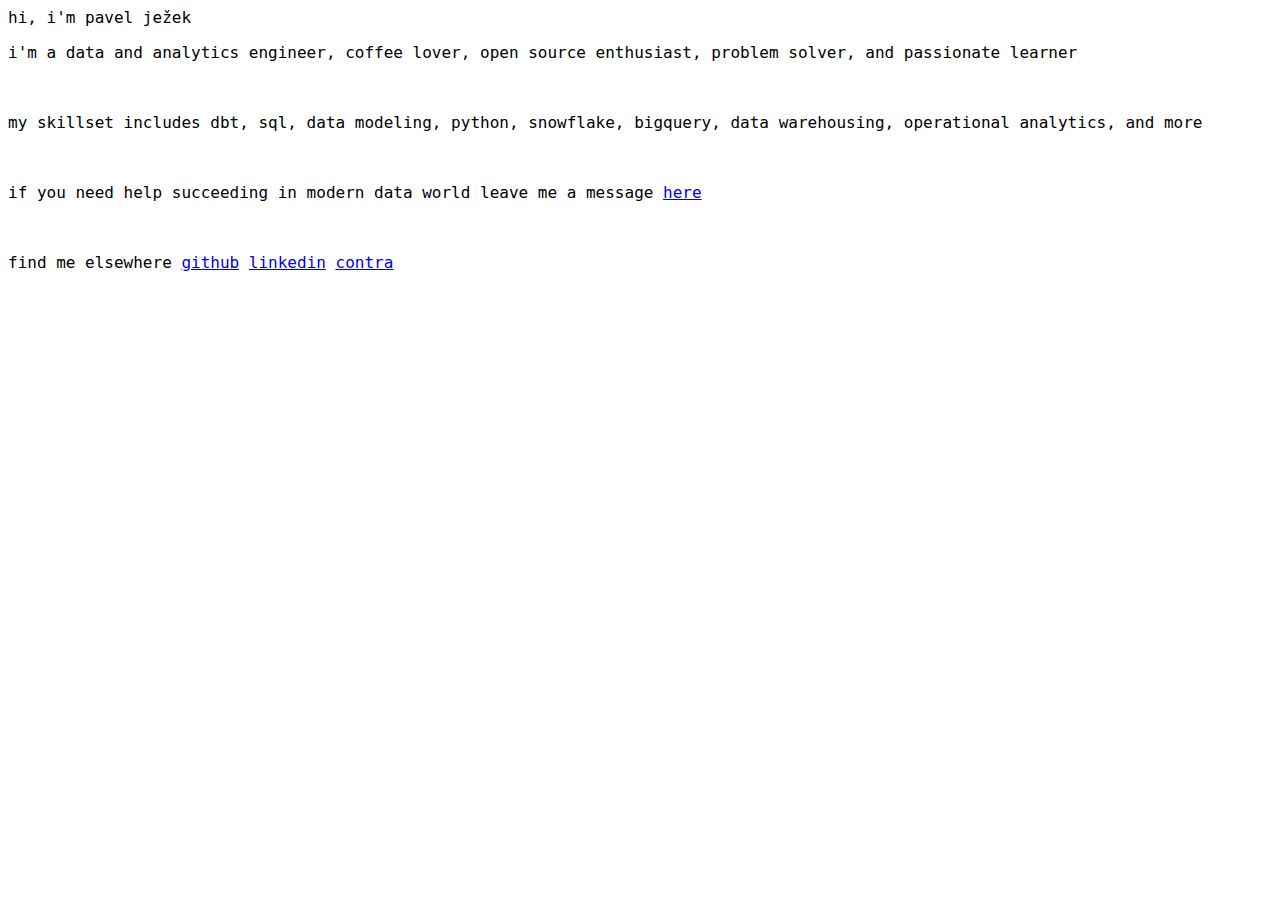
<file: index.html>
<html>
    <head>
        <link href="https://fonts.googleapis.com/css?family=Karla|Lora" rel="stylesheet">
        <link href="style.css" rel="stylesheet">
        <title>pavel jezek</title>
    </head>
    <body>
        <div id="header">
          <p>hi, i'm pavel ježek</p>
          <p>i'm a data and analytics engineer, coffee lover, open source enthusiast, problem solver, and passionate learner</p>
          <br>
          <p>my skillset includes dbt, sql, data modeling, python, snowflake, bigquery, data warehousing, operational analytics, and more</p>
          <br>
          <p>if you need help succeeding in modern data world leave me a message <a href="mailto:paveljezek@protonmail.com">here</a></p>
          <br>
        </div>
        <div>
            <p>find me elsewhere 
            <a href="https://github.com/srpwnd/">github</a>
            <a href="https://www.linkedin.com/in/jezekpavel/">linkedin</a>
            <a href="https://contra.com/paveljezek">contra</a>

            </p>
        </div>
        <br>
        <div id="footer">
        </div>
    </body>
</html>
</file>
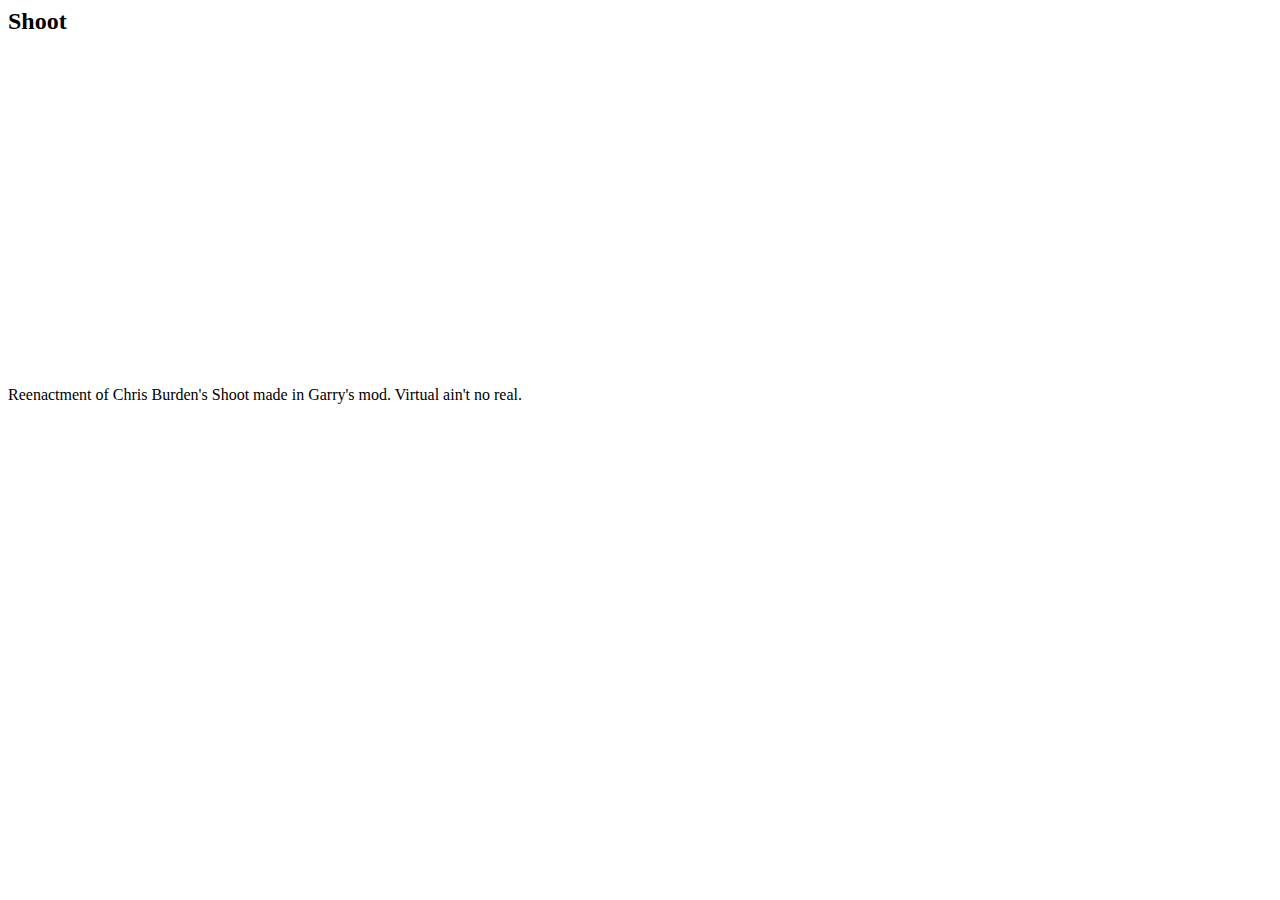
<file: shoot.html>
<html>
    <head>
        <title>shoot</title>
    </head>
    <body>
        <h2>Shoot</h2>
        <iframe width="560" height="315" src="https://www.youtube.com/embed/DriSSBNulUg?rel=0" frameborder="0" allowfullscreen></iframe>
        <p>Reenactment of Chris Burden's Shoot made in Garry's mod. Virtual ain't no real.</p>
    </body>
</html>
</file>
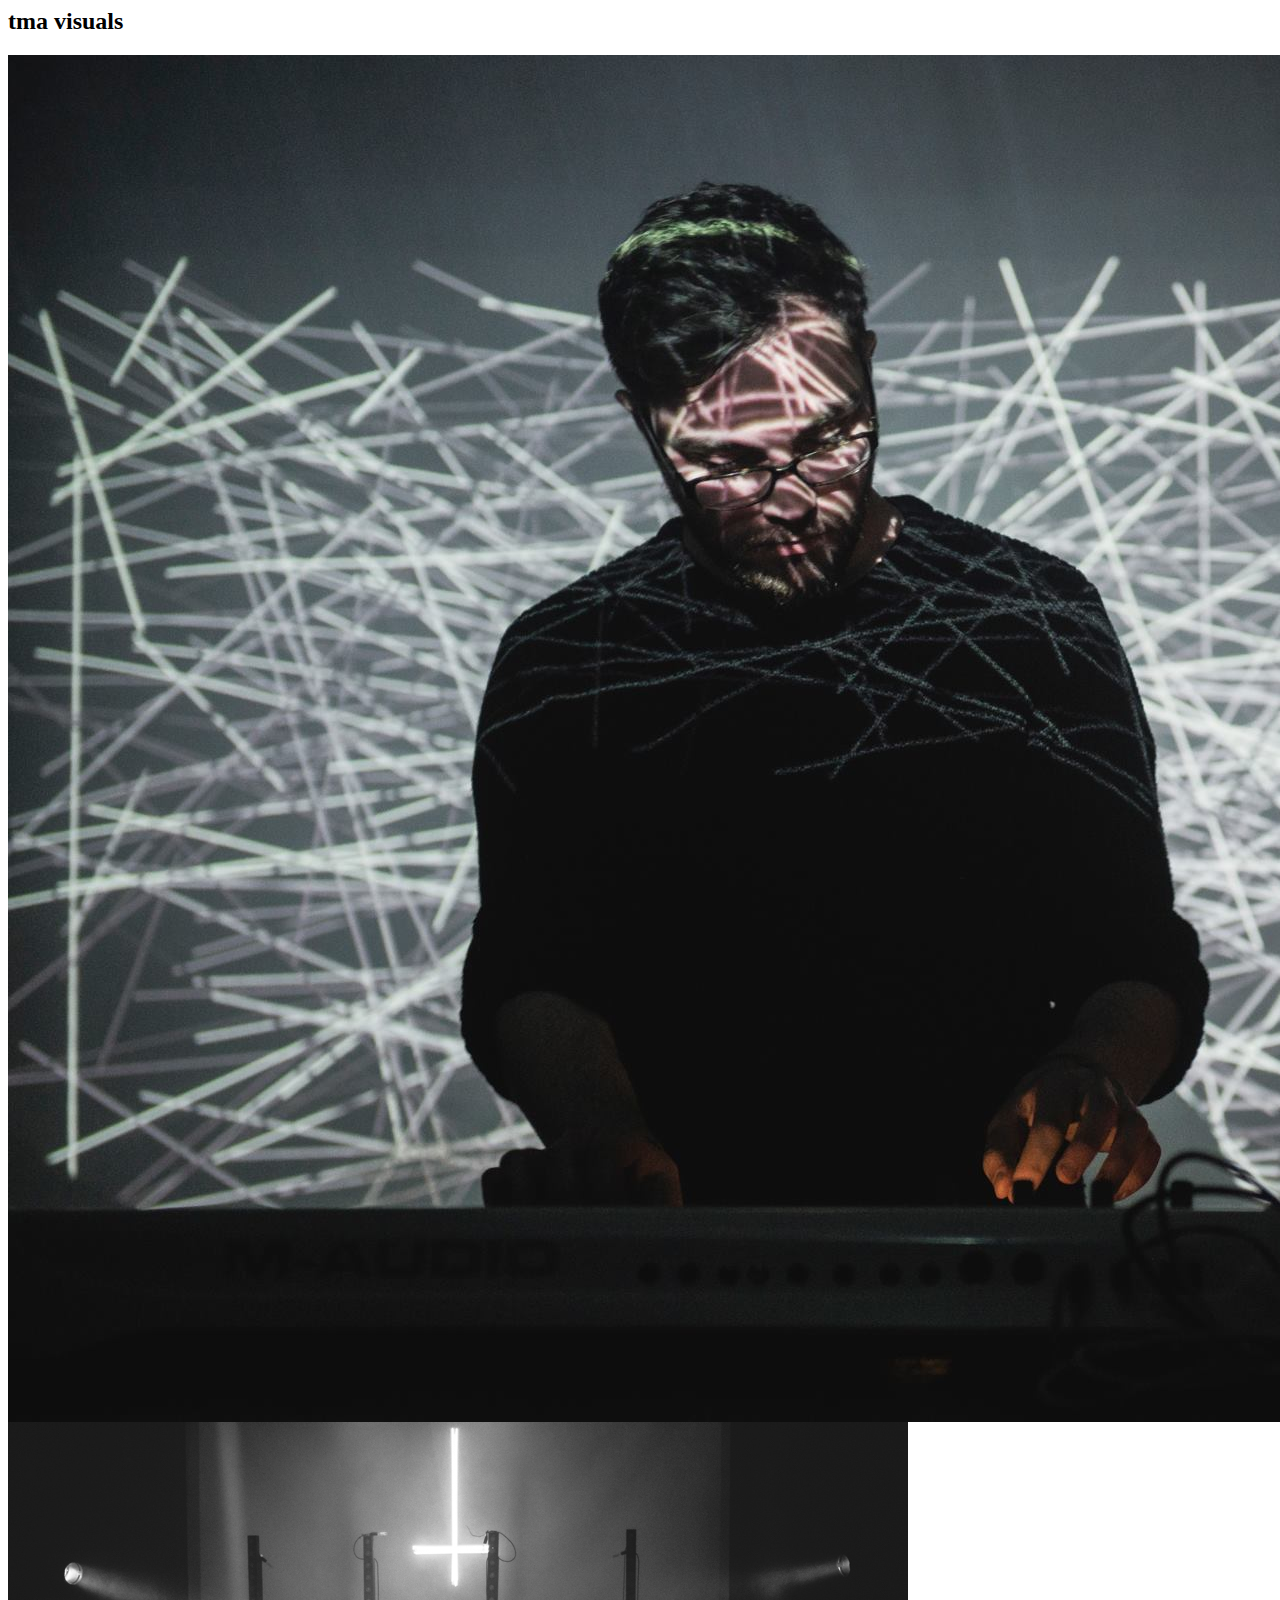
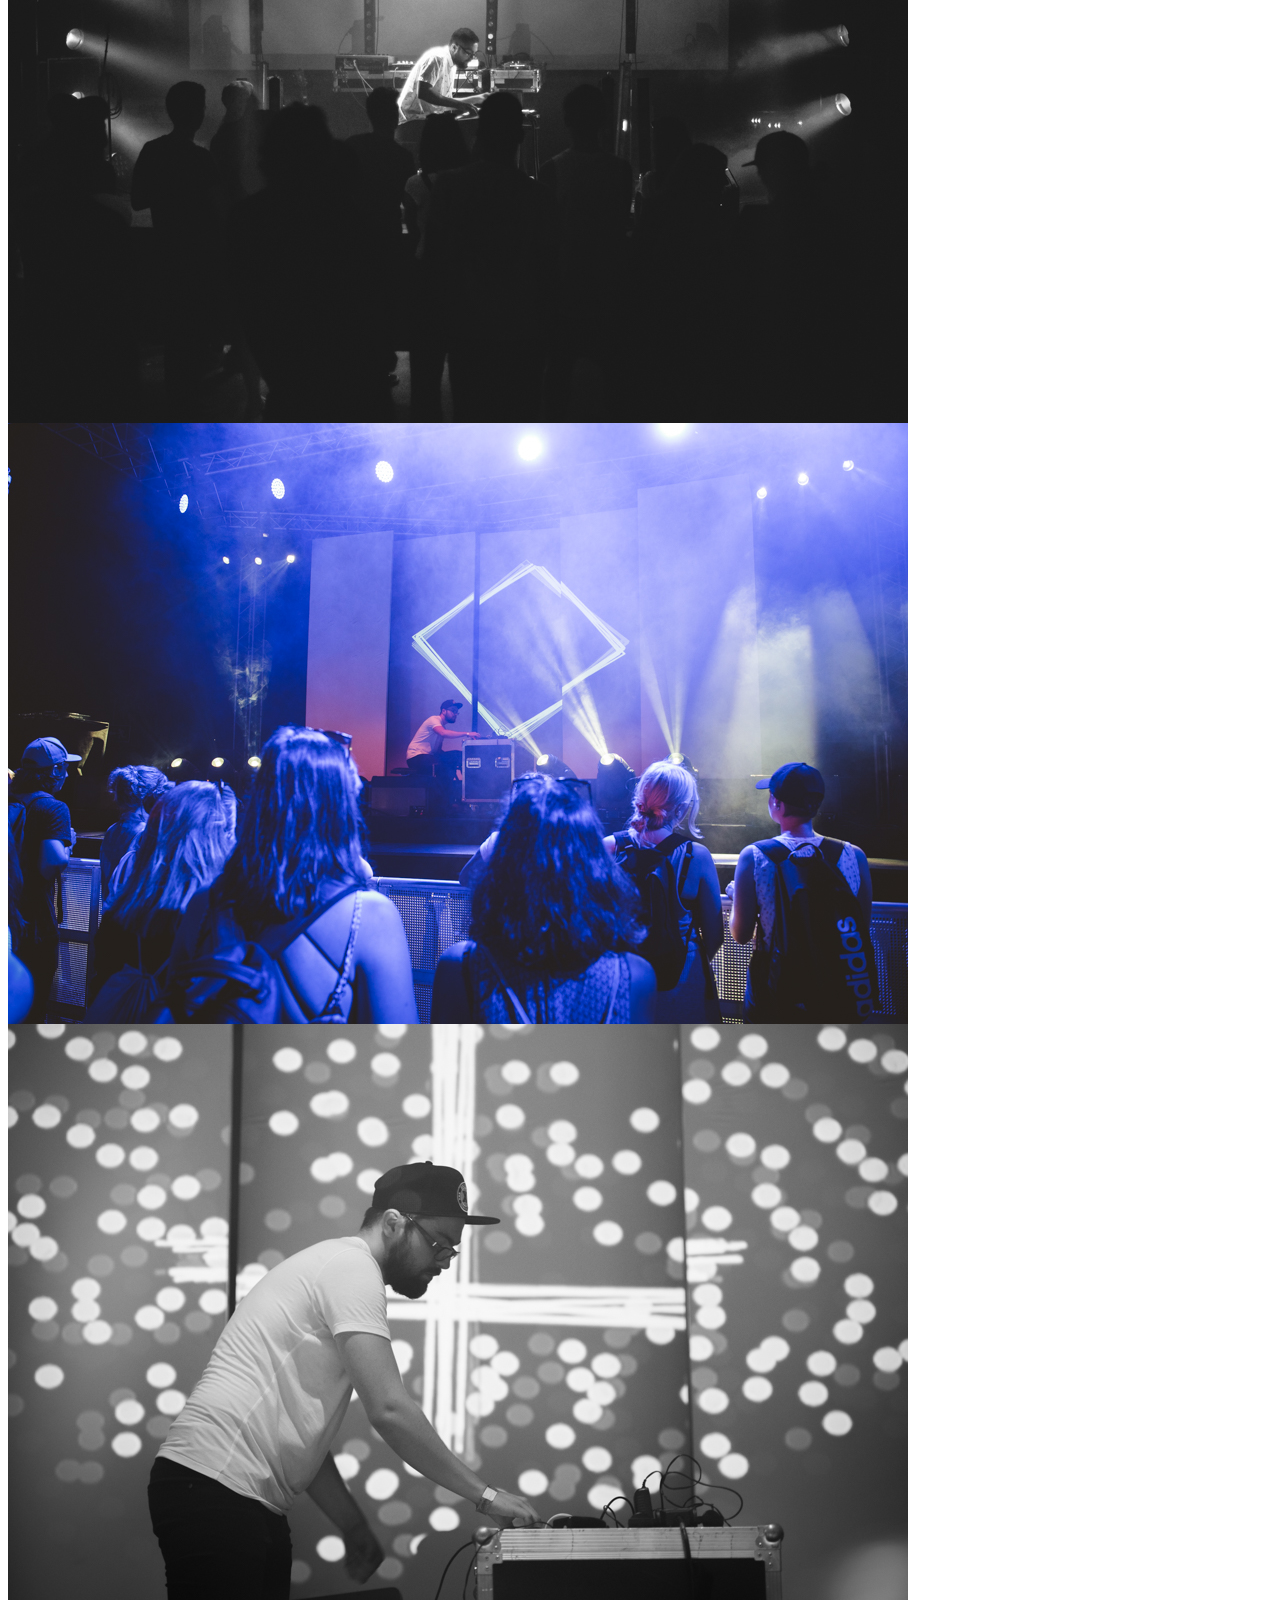
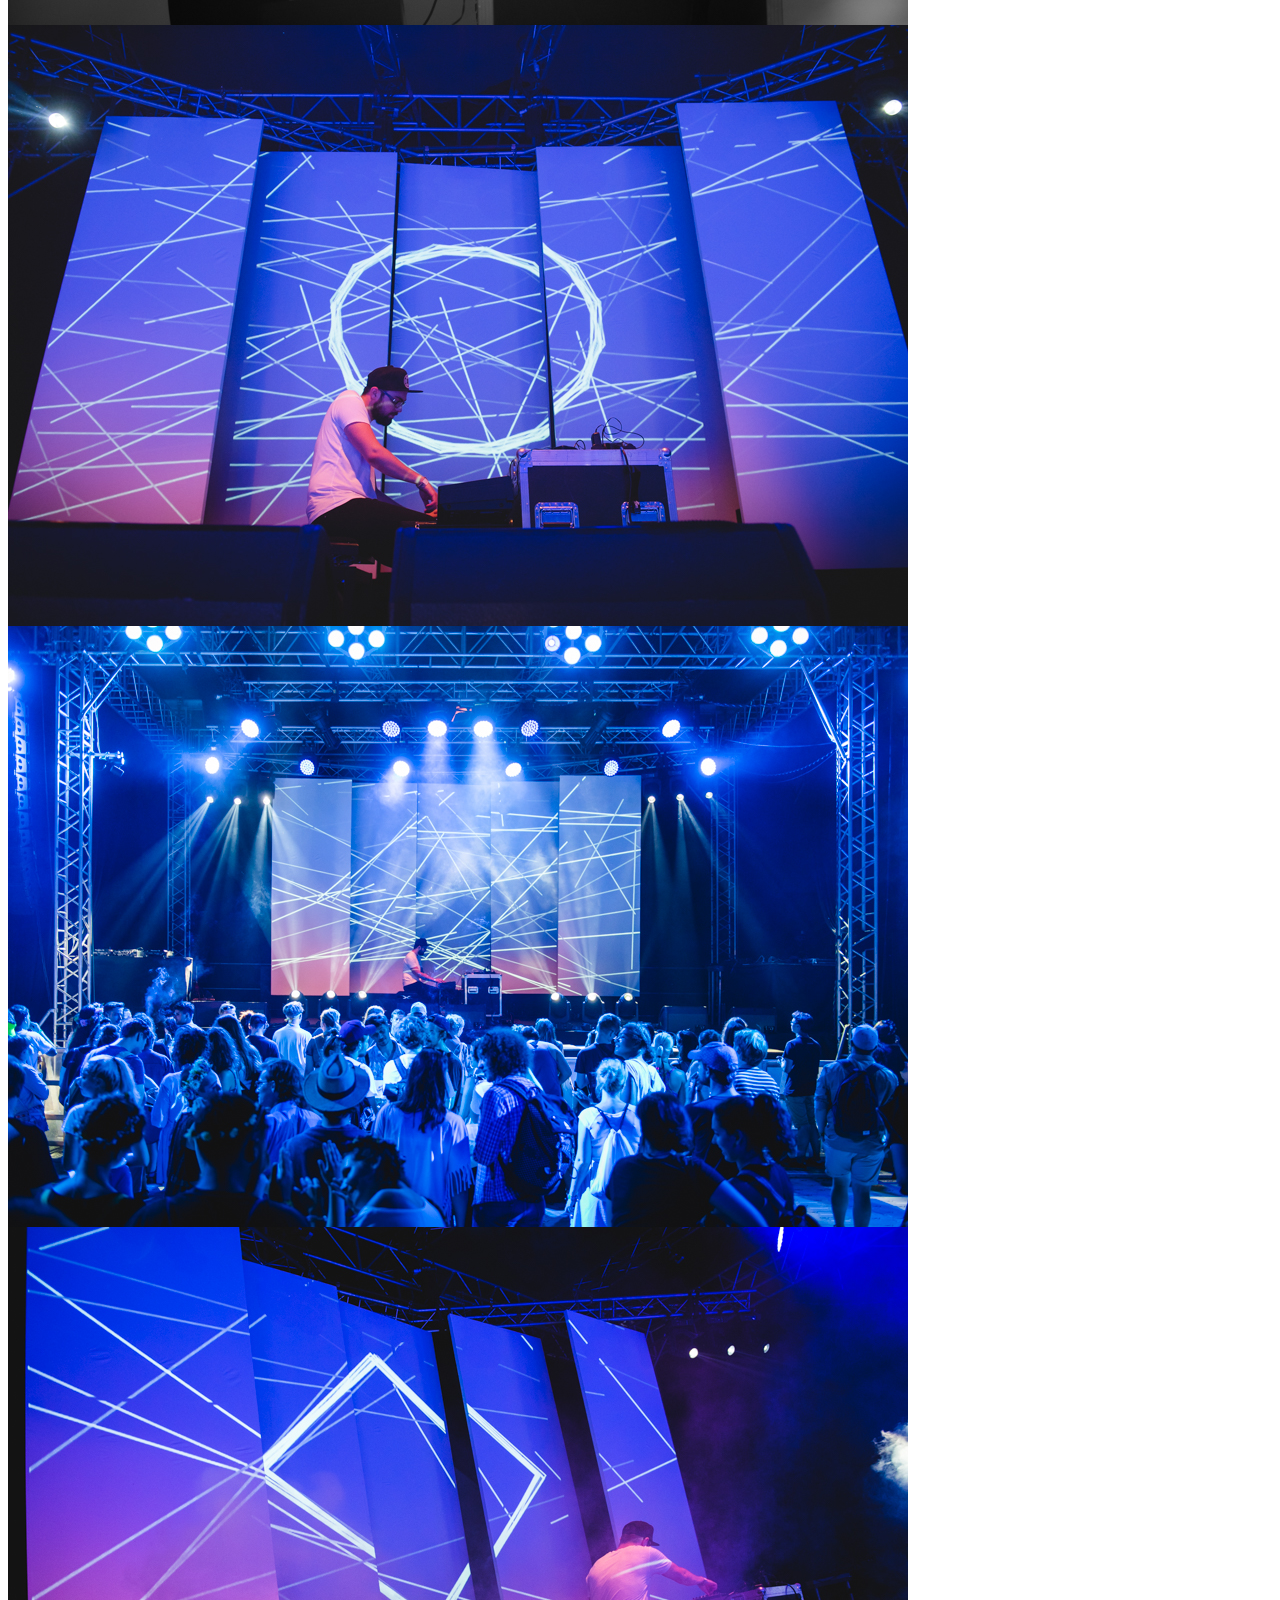
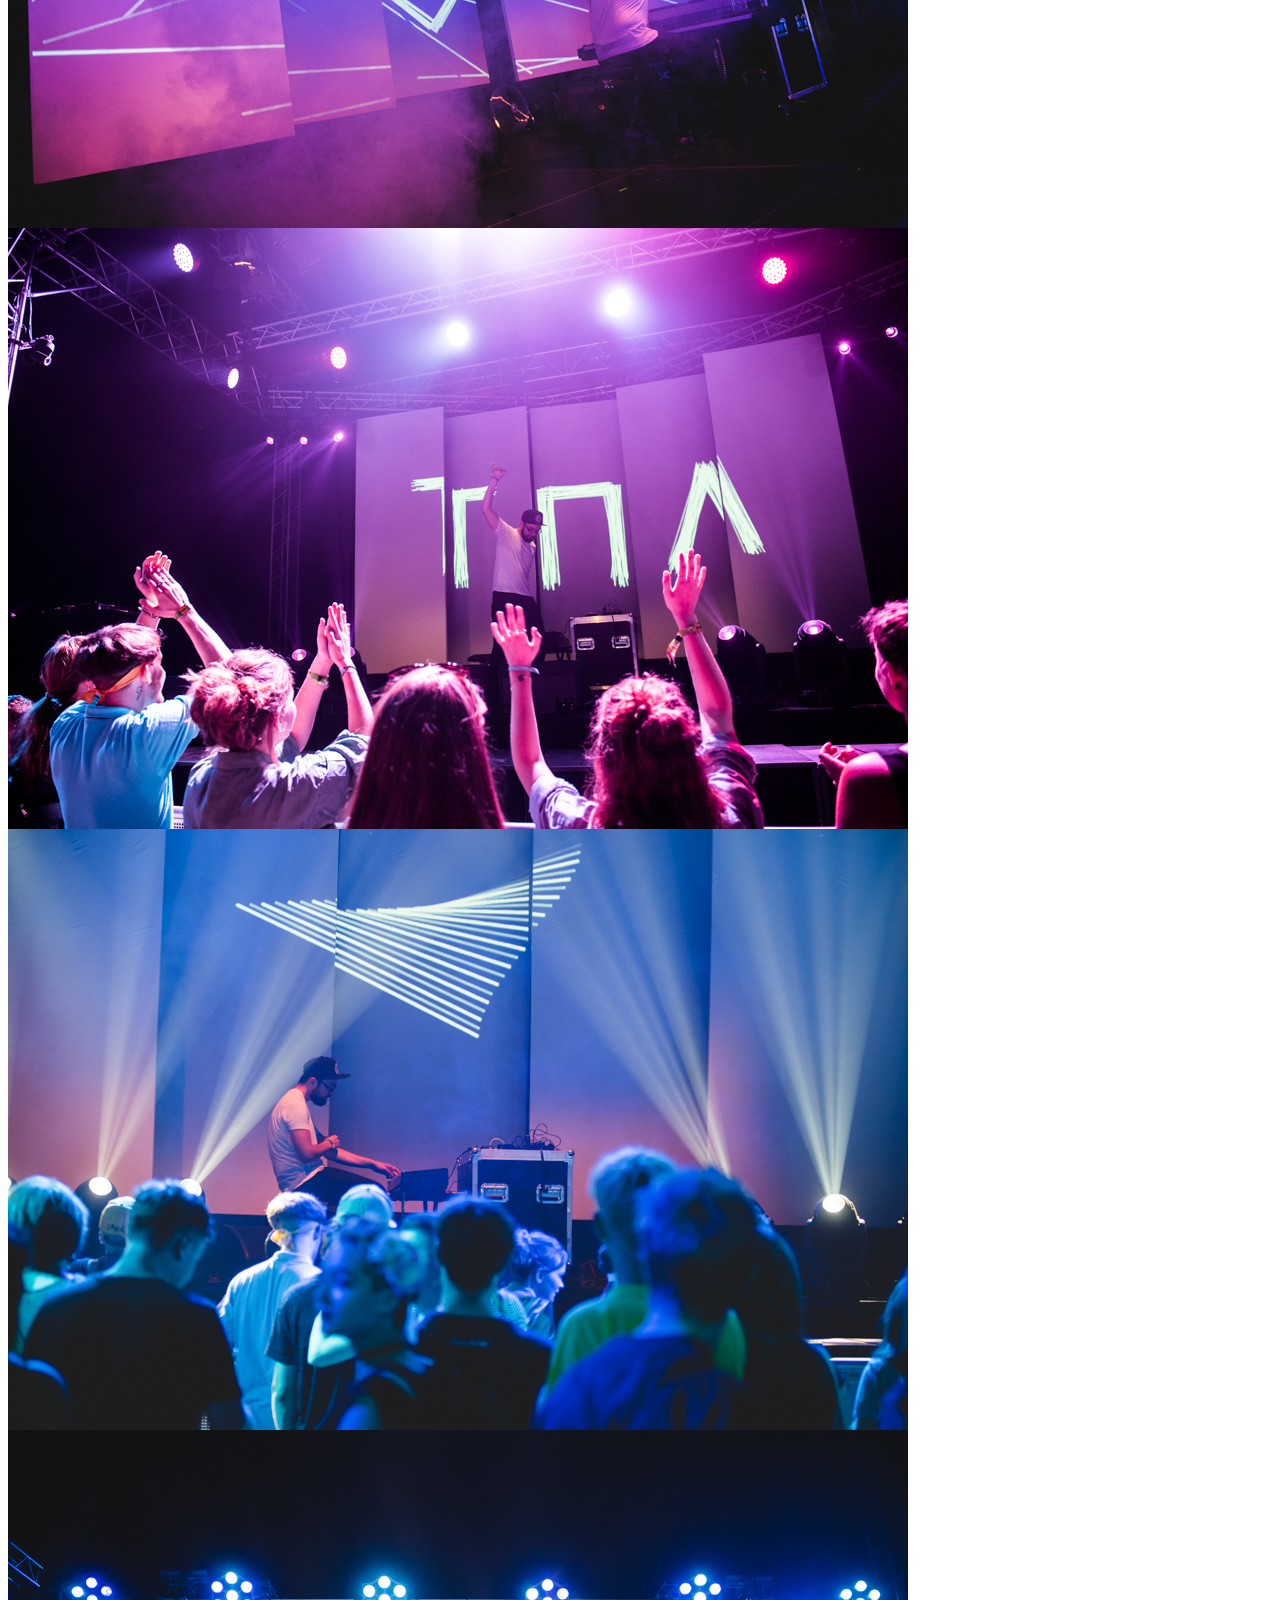
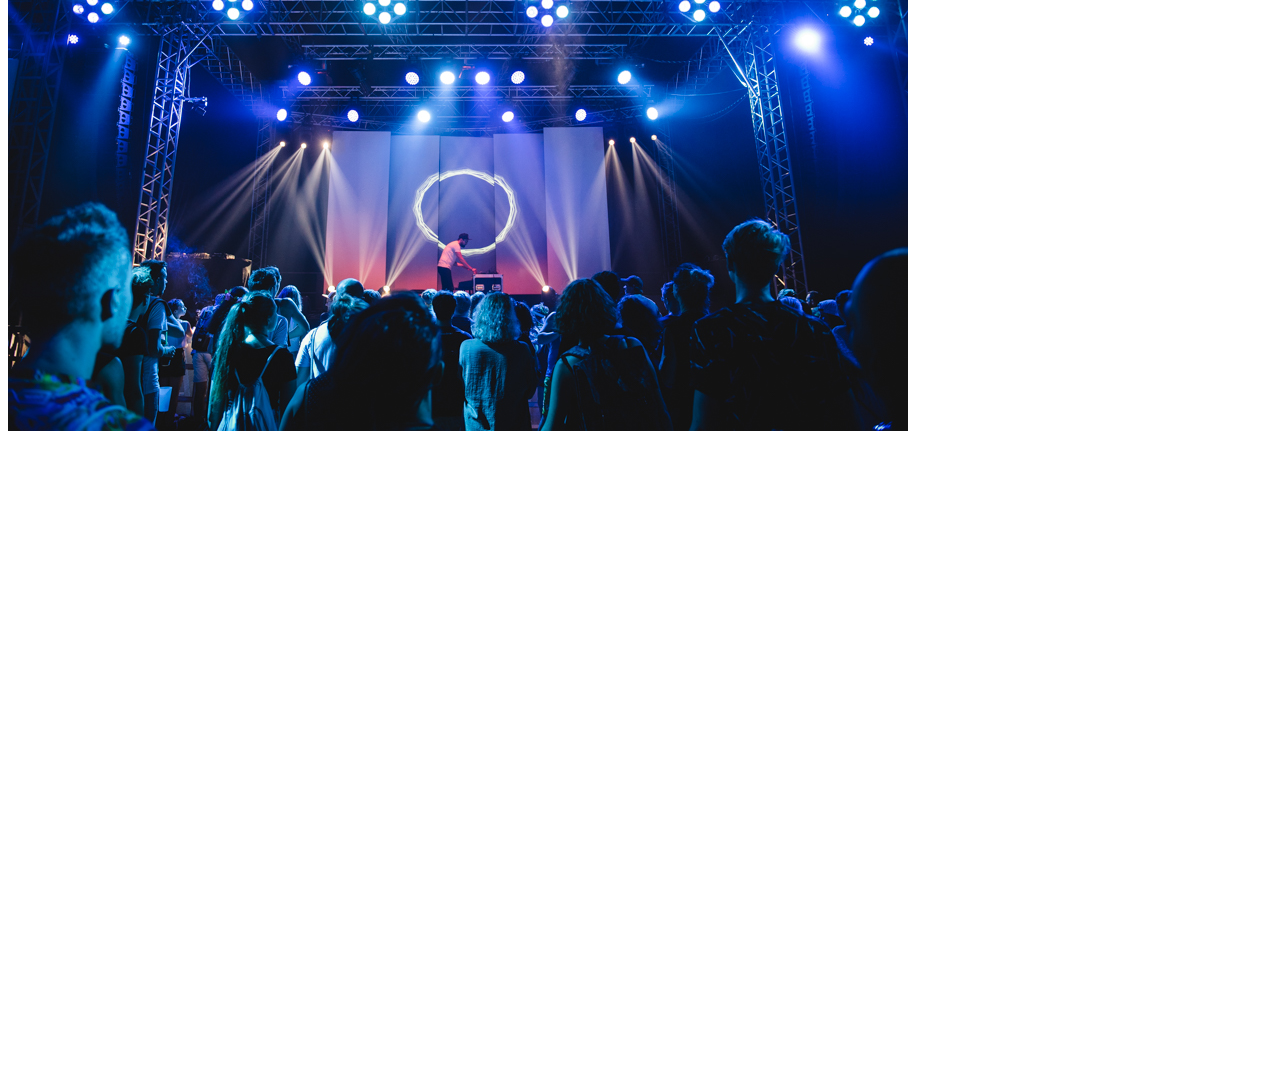
<file: tma.html>
<html>
    <head>
        <title>tma visuals</title>
    </head>
    <body>
        <h2>tma visuals</h2>
        <img src="images/tma/1.jpg">
        <img src="images/tma/2.png">
        <img src="images/tma/3.png">
        <img src="images/tma/4.png">
        <img src="images/tma/5.png">
        <img src="images/tma/6.png">
        <img src="images/tma/7.png">
        <img src="images/tma/8.png">
        <img src="images/tma/9.png">
        <img src="images/tma/10.png">
        <iframe width="560" height="315" src="https://www.youtube-nocookie.com/embed/JjhayDLneN0?rel=0" frameborder="0" allow="autoplay; encrypted-media" allowfullscreen></iframe>
        <iframe width="560" height="315" src="https://www.youtube-nocookie.com/embed/qlHScbPZscM?rel=0" frameborder="0" allow="autoplay; encrypted-media" allowfullscreen></iframe>
        <iframe width="560" height="315" src="https://www.youtube-nocookie.com/embed/EknhMcTm6ww?rel=0" frameborder="0" allow="autoplay; encrypted-media" allowfullscreen></iframe>
    </body>
</html>
</file>
<file: style.css>
html {
    font-family: 'Cutive Mono', monospace;
}

img {
    max-width: 98vw;
}
</file>
